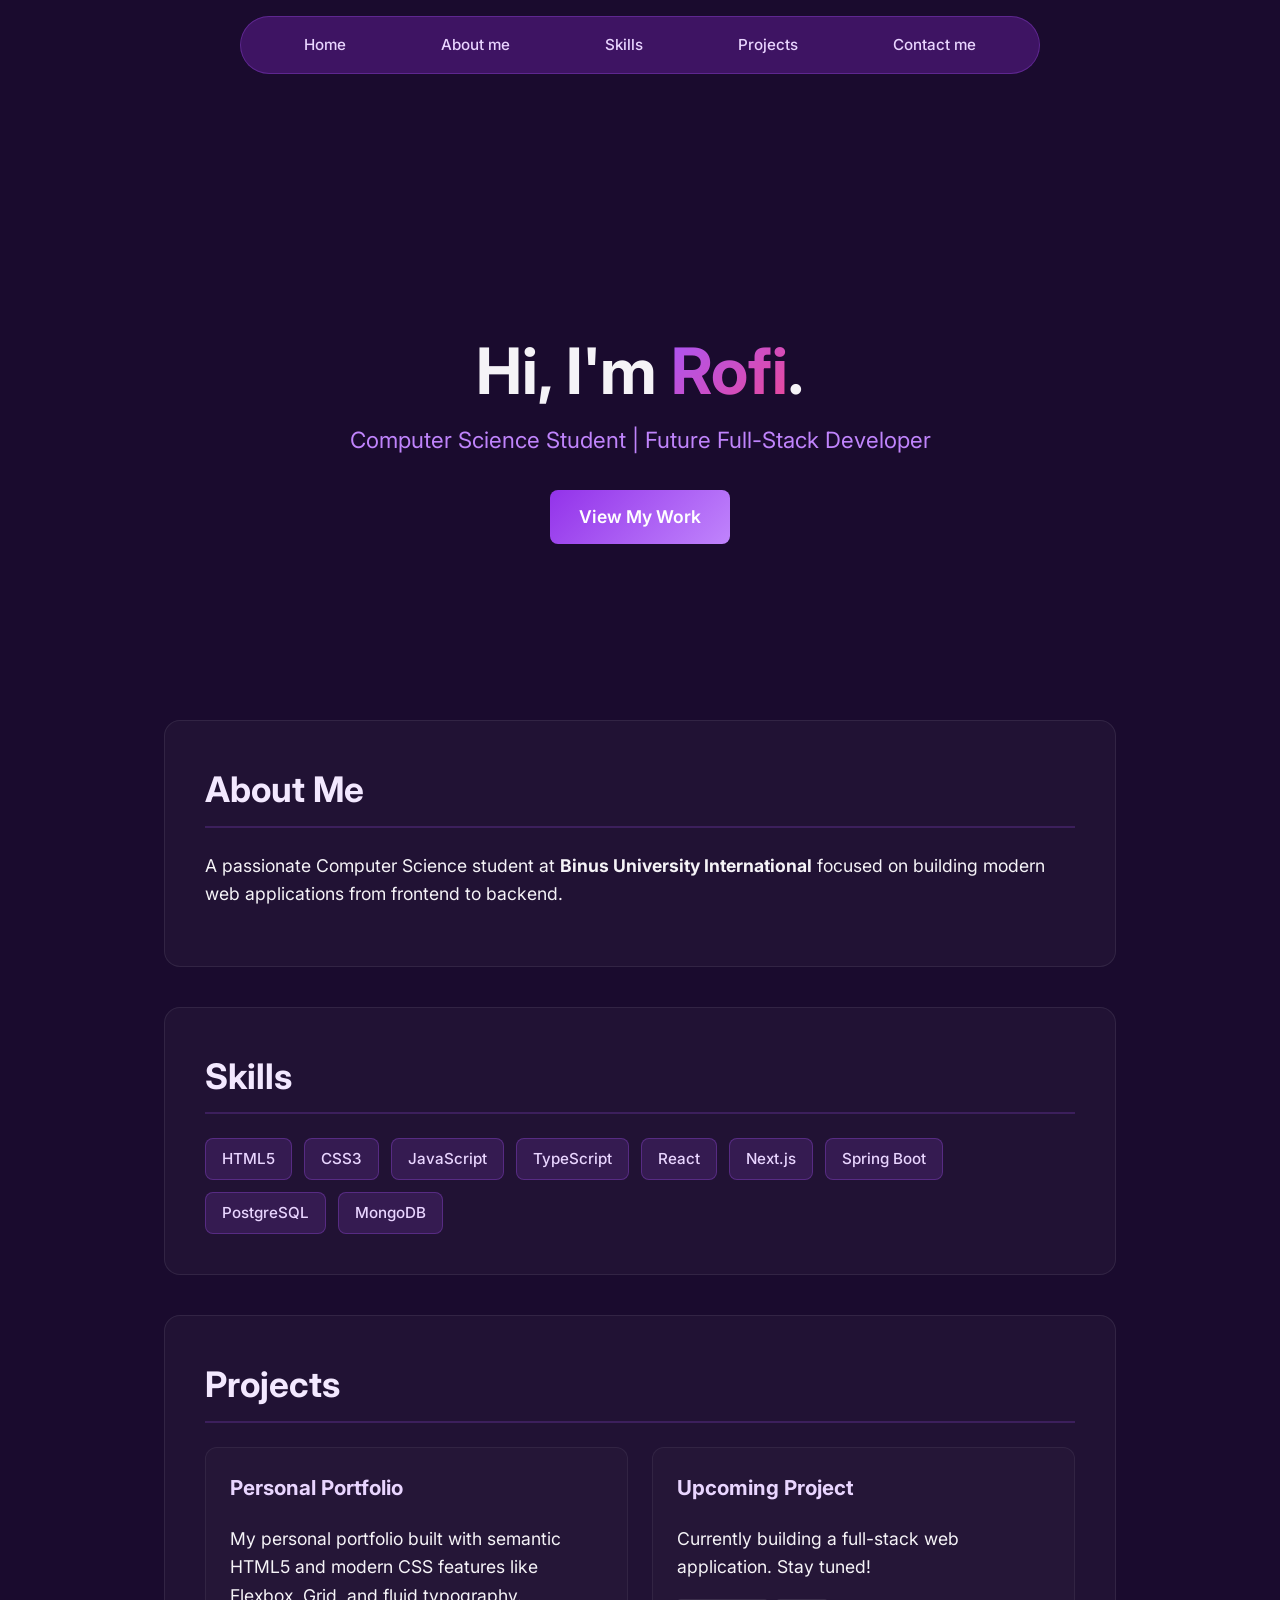
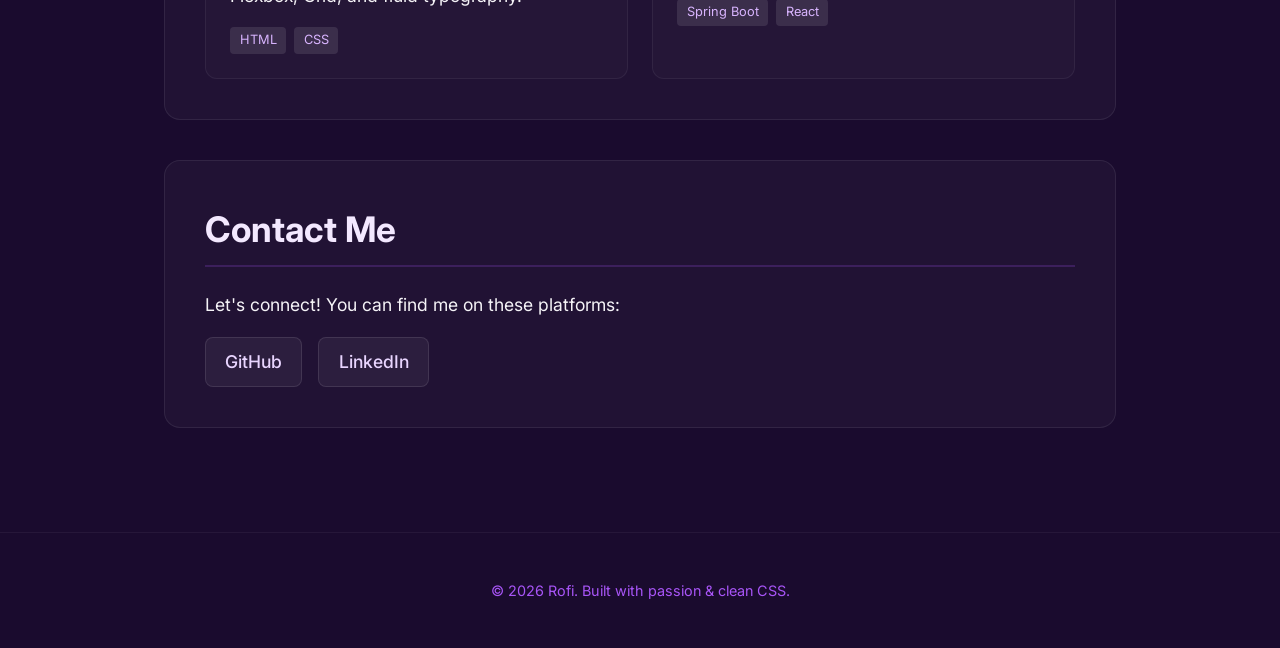
<file: index.html>
<!DOCTYPE html>
<html lang="en">
    <head>
        <meta charset="UTF-8">
        <meta http-equiv="refresh" content="0; url=portfolio-web-(learn)/index.html">
        <title>Redirecting to the portfolio...</title>
    </head>
    <body>
        <p>If it stucks, <a href="portfolio-web-(learn)/index.html">click here</a>.</p>
    </body>
</html>
</file>
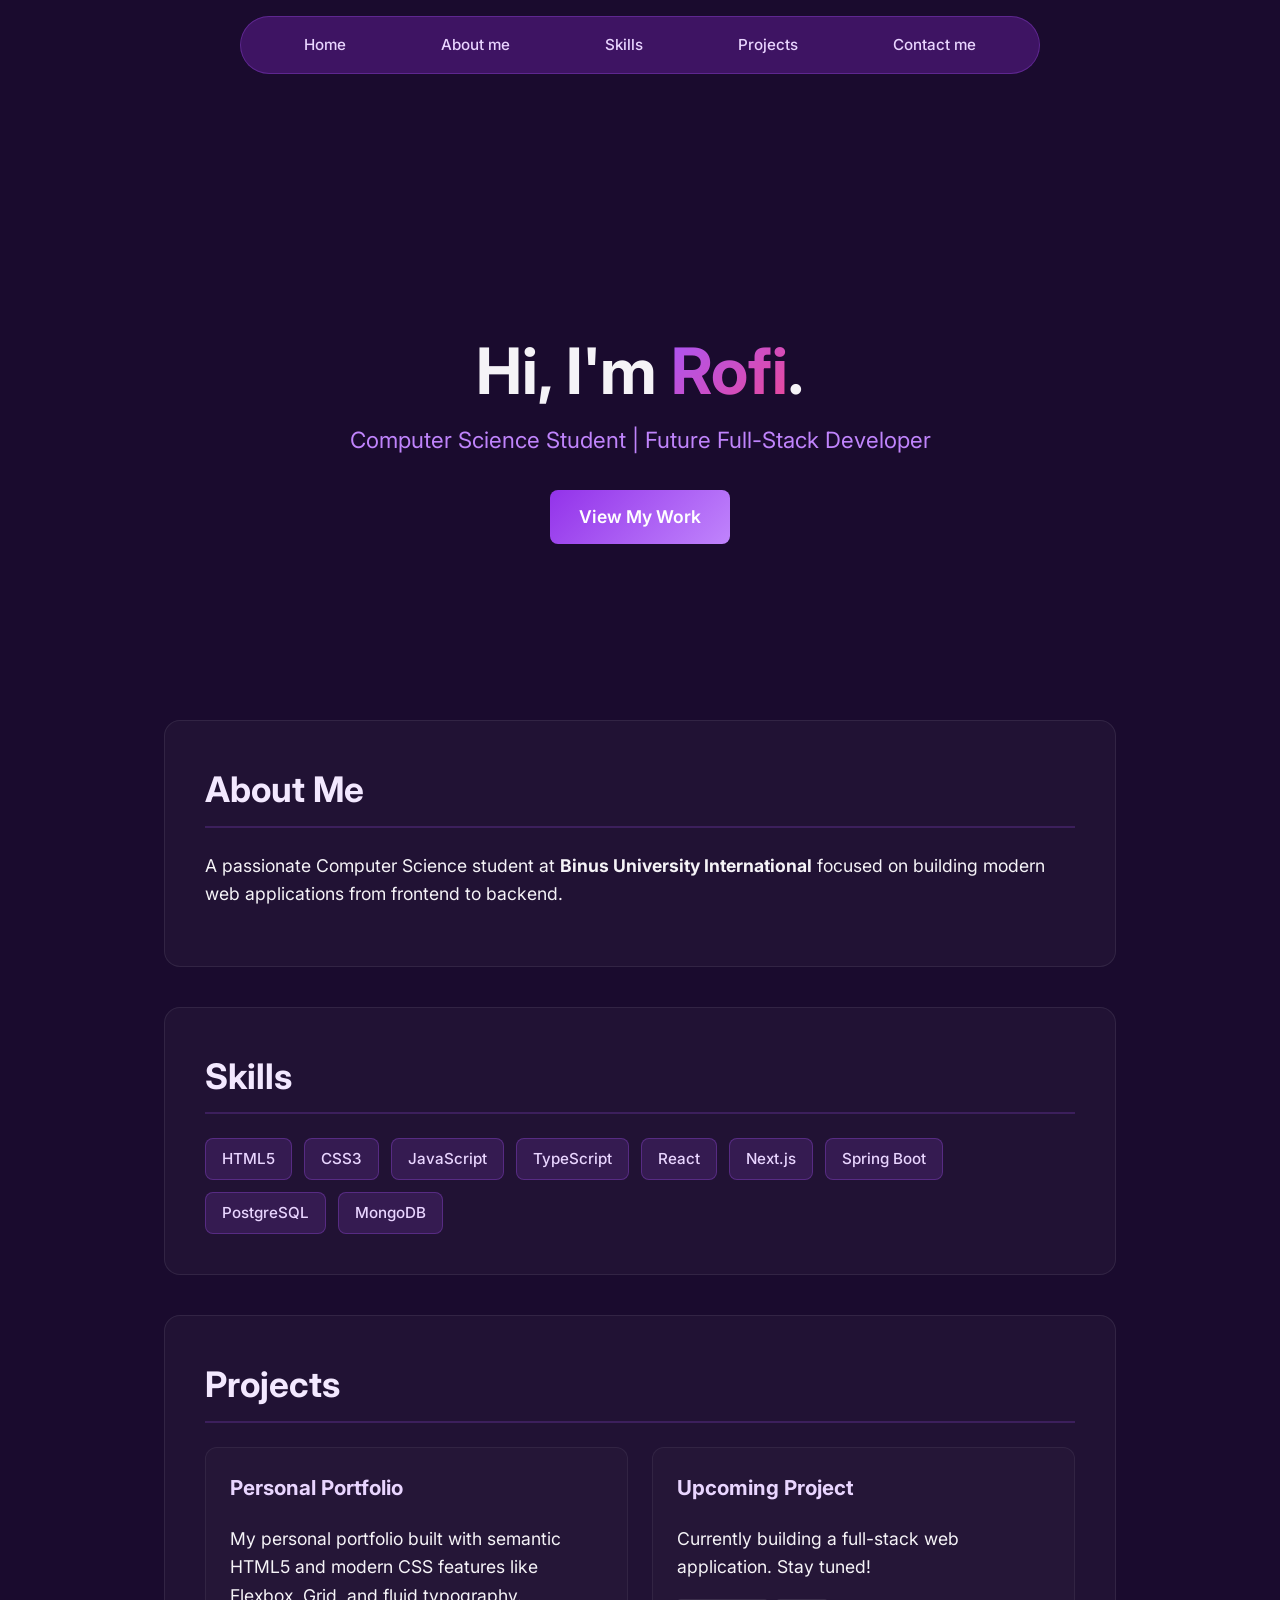
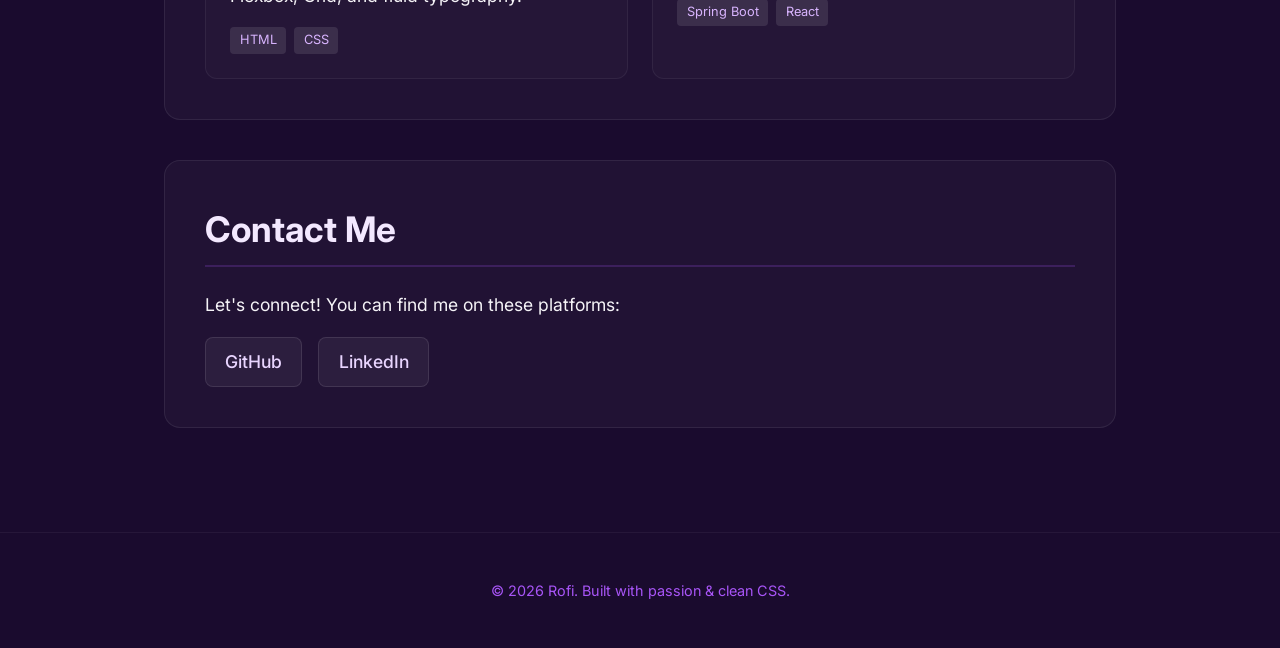
<file: portfolio-web-(learn)/index.html>
<!DOCTYPE html>

<html lang="en">

    <head>
        <!-- Important  -->
        <meta charset="UTF-8">
        <meta name="viewport" content="width=device-width, initial-scale=1.0">
        <title>Rofi's Portfolio Website</title>
        
        <!-- Google fonts (font name is Inter) -->
        <link rel="preconnect" href="https://fonts.googleapis.com">
        <link rel="preconnect" href="https://fonts.gstatic.com" crossorigin>
        <link href="https://fonts.googleapis.com/css2?family=Inter:wght@300;400;600;700&
        display=swap" rel="stylesheet">

        <!-- link to css file -->
         <link rel="stylesheet" href="style.css">
    </head>

    <body class="website-body">

        <nav class="navbar">
            <a href="#hero-section">Home</a>
            <a href="#about-section">About me</a>
            <a href="#skills-section">Skills</a>
            <a href="#projects-section">Projects</a>
            <a href="#contact-me-section">Contact me</a>
        </nav>

        <main class="main-container">

            <section id="hero-section" class="hero-section">
                <h1>Hi, I'm <span class="highlight">Rofi</span>.</h1>
                <p class="hero-subtitle">
                    Computer Science Student | Future Full-Stack Developer
                </p>
                <a href="#projects-section" class="btn-primary"> View My Work</a>
            </section>

            <section id="about-section" class="about-section content-card">
                <h2>About Me</h2>
                <p>A passionate Computer Science student at <strong>Binus University International</strong> focused on building modern web applications from frontend to backend.</p>
            </section>

            <section id="skills-section" class="skills-section content-card">
                <h2>Skills</h2>
                <div class="skills-grid">
                    <span class="skill-badge">HTML5</span>
                    <span class="skill-badge">CSS3</span>
                    <span class="skill-badge">JavaScript</span>
                    <span class="skill-badge">TypeScript</span>
                    <span class="skill-badge">React</span>
                    <span class="skill-badge">Next.js</span>
                    <span class="skill-badge">Spring Boot</span>
                    <span class="skill-badge">PostgreSQL</span>
                    <span class="skill-badge">MongoDB</span>
                </div>
            </section>

            <section id="projects-section" class="projects-section content-card">
                <h2>Projects</h2>
                <div class="projects-grid">
                    <div class="project-card">
                        <h3>Personal Portfolio</h3>
                        <p>My personal portfolio built with semantic HTML5 and modern CSS features like Flexbox, Grid, and fluid typography.</p>

                        <div class="project-tags">
                            <span>HTML</span>
                            <span>CSS</span>
                        </div>
                    </div>

                    <div class="project-card placeholder-card">
                        <h3>Upcoming Project</h3>
                        <p>Currently building a full-stack web application. Stay tuned!</p>
                        <div class="project-tags">
                            <span>Spring Boot</span>
                            <span>React</span>
                        </div>
                    </div>
                </div>
            </section>

            <section id="contact-me-section" class="contact-me-section content-card">
                <h2>Contact Me</h2>
                <p>Let's connect! You can find me on these platforms:</p>
                <div class="contact-links">
                    <a href="https://github.com/Dafz-7" target="_blank" rel="noopener noreferrer" class="social-btn">GitHub</a>
                    <a href="https://www.linkedin.com/in/muhammad-dafi-arib-asyrofi-4039212a7/" target="_blank" rel="noopener noreferrer" class="social-btn">LinkedIn</a>
                </div>
            </section>
        </main>

        <footer class="footer-container">
            <p>&copy; 2026 Rofi. Built with passion & clean CSS.</p>
        </footer>

    </body>

</html>
</file>
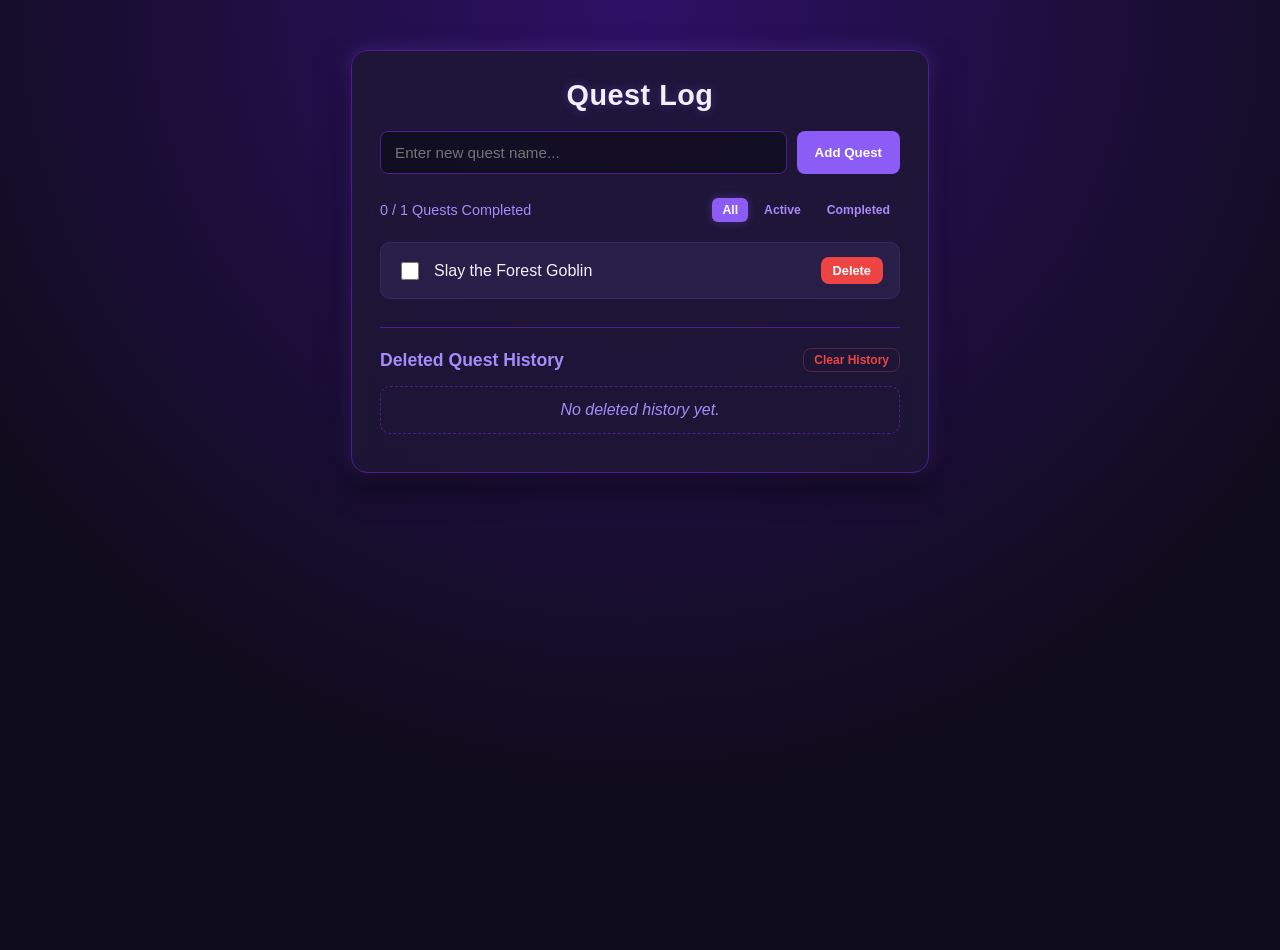
<file: quest-log-(learn)/index.html>
<!DOCTYPE html>
<html lang="en">

    <head>
        <meta charset="UTF-8">
        <meta name="viewport" content="width=device-width, initial-scale=1.0">
        <title>Quest Log App</title>
        <link rel="stylesheet" href="style.css">
    </head>

    <body>
        <div class="app-container">
            <h1>Quest Log</h1>

            <!-- quest form -->
            <form id="questForm">
                <input type="text" id="questInput" placeholder="Enter new quest name..." required>
                <button type="submit" id="addBtn">Add Quest</button>
            </form>

            <!-- stats and filters -->
            <div class="controls">
                <span id="questStats">0 / 0 Quests Completed</span>
                <div class="filters">
                    <button id="filterAll" class="filter-btn active" data-filter="all">All</button>
                    <button id="filterActive" class="filter-btn" data-filter="active">Active</button>
                    <button id="filterCompleted" class="filter-btn" data-filter="completed">Completed</button>
                </div>
            </div>

            <!-- active quest lists -->
            <ul id="questList"></ul>

            <!-- quest histories -->
            <hr class="divider">
            
            <div class="history-header">
                <h2>Deleted Quest History</h2>
                <button id="clearHistoryBtn" class="clear-btn">Clear History</button>
            </div>
            <ul id="historyList"></ul>
        </div>

        <script src="app.js"></script>
    </body>

</html>
</file>
<file: portfolio-web-(learn)/style.css>
/* global variables */
*, *::before, *::after {
    box-sizing: border-box;
}

/* smooth scrolling (when pressing navbar links*/
html {
    scroll-behavior: smooth;
}

.website-body {
    margin: 0;
    
    font-family: 'Inter', -apple-system, BlinkMacSystemFont, sans-serif;
    font-size: 1.1rem;
    line-height: 1.6;

    background-color: #1a0b2e;
    color: #f5f3f7;
}

/* base container and centering */
.main-container {
    max-width: 1000px;
    margin: 0 auto;
    padding: 0 1.5rem 4rem 1.5rem;
}

/* sticky navbar */
.navbar {
    position: sticky;
    top: 1rem;
    max-width: 800px;
    margin: 0 auto 2rem auto;

    background: rgba(88, 28, 135, 0.6); /* transparent glass */
    backdrop-filter: blur(12px);
    border: 1px solid rgba(168, 85, 247, 0.3);
    border-radius: 999px; /* pill shape */

    display: flex;
    justify-content: space-around;
    align-items: center;
    padding: 0.5rem 1rem;
    z-index: 999;
}

/* navbar items */
.navbar a {
    color: #e9d5ff;
    text-decoration: none;
    font-size: 0.95rem;
    font-weight: 500;
    
    padding: 0.5rem 1rem;
    border-radius: 999px;
    transition: all 0.2s ease;
}

/* when cursor hovers navbar items */
.navbar a:hover {
    color: #ffffff;
    background-color: rgba(168, 85, 247, 0.4);
}

/* hero section */
.hero-section {
    min-height: 70vh;

    display: flex;
    flex-direction: column;
    justify-content: center;
    align-items: center;
    text-align: center;
    
    padding: clamp(2rem, 5vw, 4rem);
}

.hero-subtitle {
    color: #c084fc;
    font-size: clamp(1.1rem, 2vw, 1.4rem);
    margin-top: -0.5rem;
    margin-bottom: 2rem;
}

.highlight {
    color: #c084fc;
    background: linear-gradient(135deg, #a855f7, #ec4899);

    background-clip: text;

    -webkit-background-clip: text;
    -webkit-text-fill-color: transparent;
}

/* primary button */
.btn-primary {
    display: inline-block;

    padding: 0.8rem 1.8rem;
    
    background: linear-gradient(135deg, #9333ea, #c084fc);
    color: #ffffff;
    text-decoration: none;
    font-weight: 600;
    border-radius: 8px;
    transition: transform 0.2s ease, box-shadow 0.2s ease;
}

.btn-primary:hover {
    transform: translateY(-2px);
    box-shadow: 0 10px 20px rgba(147, 51, 234, 0.4);
}

/* content cards */
.content-card {
    background: rgba(255, 255, 255, 0.03);
    border: 1px solid rgba(255, 255, 255, 0.08);
    border-radius: 16px;
    
    padding: clamp(1.5rem, 4vw, 2.5rem);
    margin-bottom: 2.5rem;
}

/* scroll offset for fixed header */
.about-section,
.skills-section,
.projects-section,
.contact-me-section {
    scroll-margin-top: 6rem;
}

/* headings */
h1 {
    font-size: clamp(2.2rem, 5vw + 1rem, 4rem);
    font-weight: 700;
    margin-bottom: 0.5rem;
}

h2 {
    font-size: clamp(1.5rem, 3vw + 1rem, 2.2rem);
    color: #f3e8ff;
    margin-top: 0;
    margin-bottom: 1.5rem;
    border-bottom: 2px solid rgba(168, 85, 247, 0.2);
    
    padding-bottom: 0.5rem;
}

/* skills badges grid */
.skills-grid {
    display: flex;
    flex-wrap: wrap;
    gap: 0.75rem;
}

.skill-badge {
    background: rgba(168, 85, 247, 0.15);
    border: 1px solid rgba(168, 85, 247, 0.3);
    color: #e9d5ff;

    padding: 0.5rem 1rem;
    border-radius: 8px;
    font-size: 0.95rem;
    font-weight: 500;
    transition: all 0.2s ease;
}

.skill-badge:hover {
    background: rgba(168, 85, 247, 0.3);
    border-color: #c084fc;
    transform: translateY(-2px);
}

/* project cards grid */
.projects-grid {
    display: grid;
    grid-template-columns: repeat(auto-fit, minmax(280px, 1fr));
    gap: 1.5rem;
}

.project-card {
    background: rgba(255, 255, 255, 0.02);
    border: 1px solid rgba(255, 255, 255, 0.06);
    border-radius: 12px;
    
    padding: 1.5rem;
    transition: transform 0.2s ease, border-color 0.2s ease;
}

.project-card:hover {
    transform: translateY(-4px);
    border-color: rgba(168, 85, 247, 0.4);
}

.project-card h3 {
    margin-top: 0;
    color: #e9d5ff;
}

.project-tags {
    display: flex;
    gap: 0.5rem;
    margin-top: 1rem;
}

.project-tags span {
    font-size: 0.8rem;
    background: rgba(255, 255, 255, 0.1);
    
    padding: 0.2rem 0.6rem;
    
    border-radius: 4px;
    color: #d8b4fe;
}

/* contact buttons */
.contact-links {
    display: flex;
    gap: 1rem;
    flex-wrap: wrap;
    margin-top: 1rem;
}

.social-btn {
    display: inline-flex;
    align-items: center;
    
    padding: 0.6rem 1.2rem;

    background: rgba(255, 255, 255, 0.05);
    border: 1px solid rgba(255, 255, 255, 0.1);
    color: #e9d5ff;
    text-decoration: none;
    border-radius: 8px;
    font-weight: 500;
    transition: all 0.2s ease;
}

/* footer */
.footer-container {
    text-align: center;
    
    padding: 2rem 1rem;
    font-size: 0.9rem;
    color: #a855f7;
    border-top: 1px solid rgba(255, 255, 255, 0.05);
}
</file>
<file: quest-log-(learn)/style.css>
:root {
    --bg-dark: #0f0c1b;
    --card-bg: rgba(30, 23, 54, 0.85);
    --item-bg: #281e47;
    --primary-purple: #8b5cf6;
    --primary-hover: #7c3aed;
    --neon-glow: rgba(139, 92, 246, 0.35);
    --text-main: #f3f0ff;
    --text-muted: #a78bfa;
    --border-color: #4c1d95;
    --danger-red: #ef4444;
    --danger-hover: #dc2626;
    --success-green: #10b981;
}

body {
    font-family: 'Inter', -apple-system, BlinkMacSystemFont, 'Segoi UI', Roboto, sans-serif;
    background-color: var(--bg-dark);
    background-image: radial-gradient(circle at top, #2e1065 0%, #0f0c1b 70%);
    color: var(--text-main);
    display: flex;
    justify-content: center;
    min-height: 100vh;
    padding-top: 50px;
    margin: 0;
}

.app-container {
    width: 100%;
    max-width: 520px;
    background: var(--card-bg);
    backdrop-filter: blur(12px);
    padding: 28px;
    border-radius: 16px;
    border: 1px solid var(--border-color);
    box-shadow: 0 12px 32px rgba(0, 0, 0, 0.6), 0 0 20px var(--neon-glow);
    align-self: flex-start;
}

h1 {
    margin-top: 0;
    color: var(--text-main);
    text-align: center;
    font-size: 1.8rem;
    letter-spacing: 0.5px;
    text-shadow: 0 0 10px var(--neon-glow);
}

h2 {
    font-size: 1.1rem;
    color: var(--text-muted);
    margin: 0;
}

form {
    display: flex;
    gap: 10px;
    margin-bottom: 24px;
}

input[type="text"] {
    flex: 1;
    padding: 12px 14px;
    border-radius: 8px;
    border: 1px solid var(--border-color);
    background: rgba(15, 12, 27, 0.7);
    color: var(--text-main);
    font-size: 0.95rem;
    outline: none;
    transition: all 0.2s ease;
}

input[type="text"]:focus {
    border-color: var(--primary-purple);
    box-shadow: 0 0 10px var(--neon-glow);
}

button {
    padding: 10px 18px;
    background: var(--primary-purple);
    color: white;
    border: none;
    border-radius: 8px;
    font-weight: 600;
    cursor: pointer;
    transition: all 0.2s ease;
}

button:hover {
    background: var(--primary-hover);
    transform: translateY(-1px);
    box-shadow: 0 4px 12px var(--neon-glow);
}

.controls {
    display: flex;
    justify-content: space-between;
    align-items: center;
    margin-bottom: 20px;
    font-size: 0.9em;
    color: var(--text-muted);
}

.filters {
    display: flex;
    gap: 6px;
}

.filters button {
    background: transparent;
    color: var(--text-muted);
    padding: 5px 10px;
    font-size: 0.85em;
    border-radius: 6px;
}

.filters button:hover {
    background: rgba(139, 92, 246, 0.15);
}

.filters button.active {
    background: var(--primary-purple);
    color: white;
    box-shadow: 0 0 8px var(--neon-glow);
}

ul {
    list-style: none;
    padding: 0;
    margin: 0;  
}

li {
    background: var(--item-bg);
    padding: 14px 16px;
    border-radius: 10px;
    margin-bottom: 10px;
    display: flex;
    align-items: center;
    justify-content: space-between;
    border: 1px solid rgba(139, 92, 246, 0.15);
    transition: all 0.2s ease;
}

li:hover {
    border-color: var(--border-color);
    transform: translateY(2px);
}

.quest-content {
    display: flex;
    align-items: center;
    gap: 12px;
}

.quest-content input[type="checkbox"] {
    accent-color: var(--primary-purple);
    width: 18px;
    height: 18px;
    cursor: pointer;
}

li.completed span {
    text-decoration: line-through;
    color: #8b7ca8;
}

.delete-btn {
    background: var(--danger-red);
    padding: 6px 12px;
    font-size: 0.8em;
}

.delete-btn:hover {
    background: var(--danger-hover);
    box-shadow: 0 0 8px rgba(239, 68, 68, 0.4);
}

.restore-btn {
    background: var(--success-green);
    padding: 6px 12px;
    font-size: 0.8em;
}

.restore-btn:hover {
    background: #059669;
    box-shadow: 0 0 8px rgba(16, 185, 129, 0.4);
}

.history-header {
    display: flex;
    justify-content: space-between;
    align-items: center;
    margin-bottom: 14px;
}

.clear-btn {
    background: transparent;
    color: #ef4444;;
    border: 1px solid rgba(239, 68, 68, 0.3);
    padding: 4px 10px;
    font-size: 0.75rem;
}

.clear-btn:hover {
    background: rgba(239, 68, 68, 0.15);
}

.history-item {
    opacity: 0.8;
    background: rgba(40, 30, 71, 0.5);
}

.divider {
    margin: 28px 0 20px 0;
    border: 0;
    border-top: 1px solid var(--border-color);
}

.empty-msg {
    justify-content: center;
    color: var(--text-muted);
    font-style: italic;
    background: transparent;
    border: 1px dashed var(--border-color);
}
</file>
